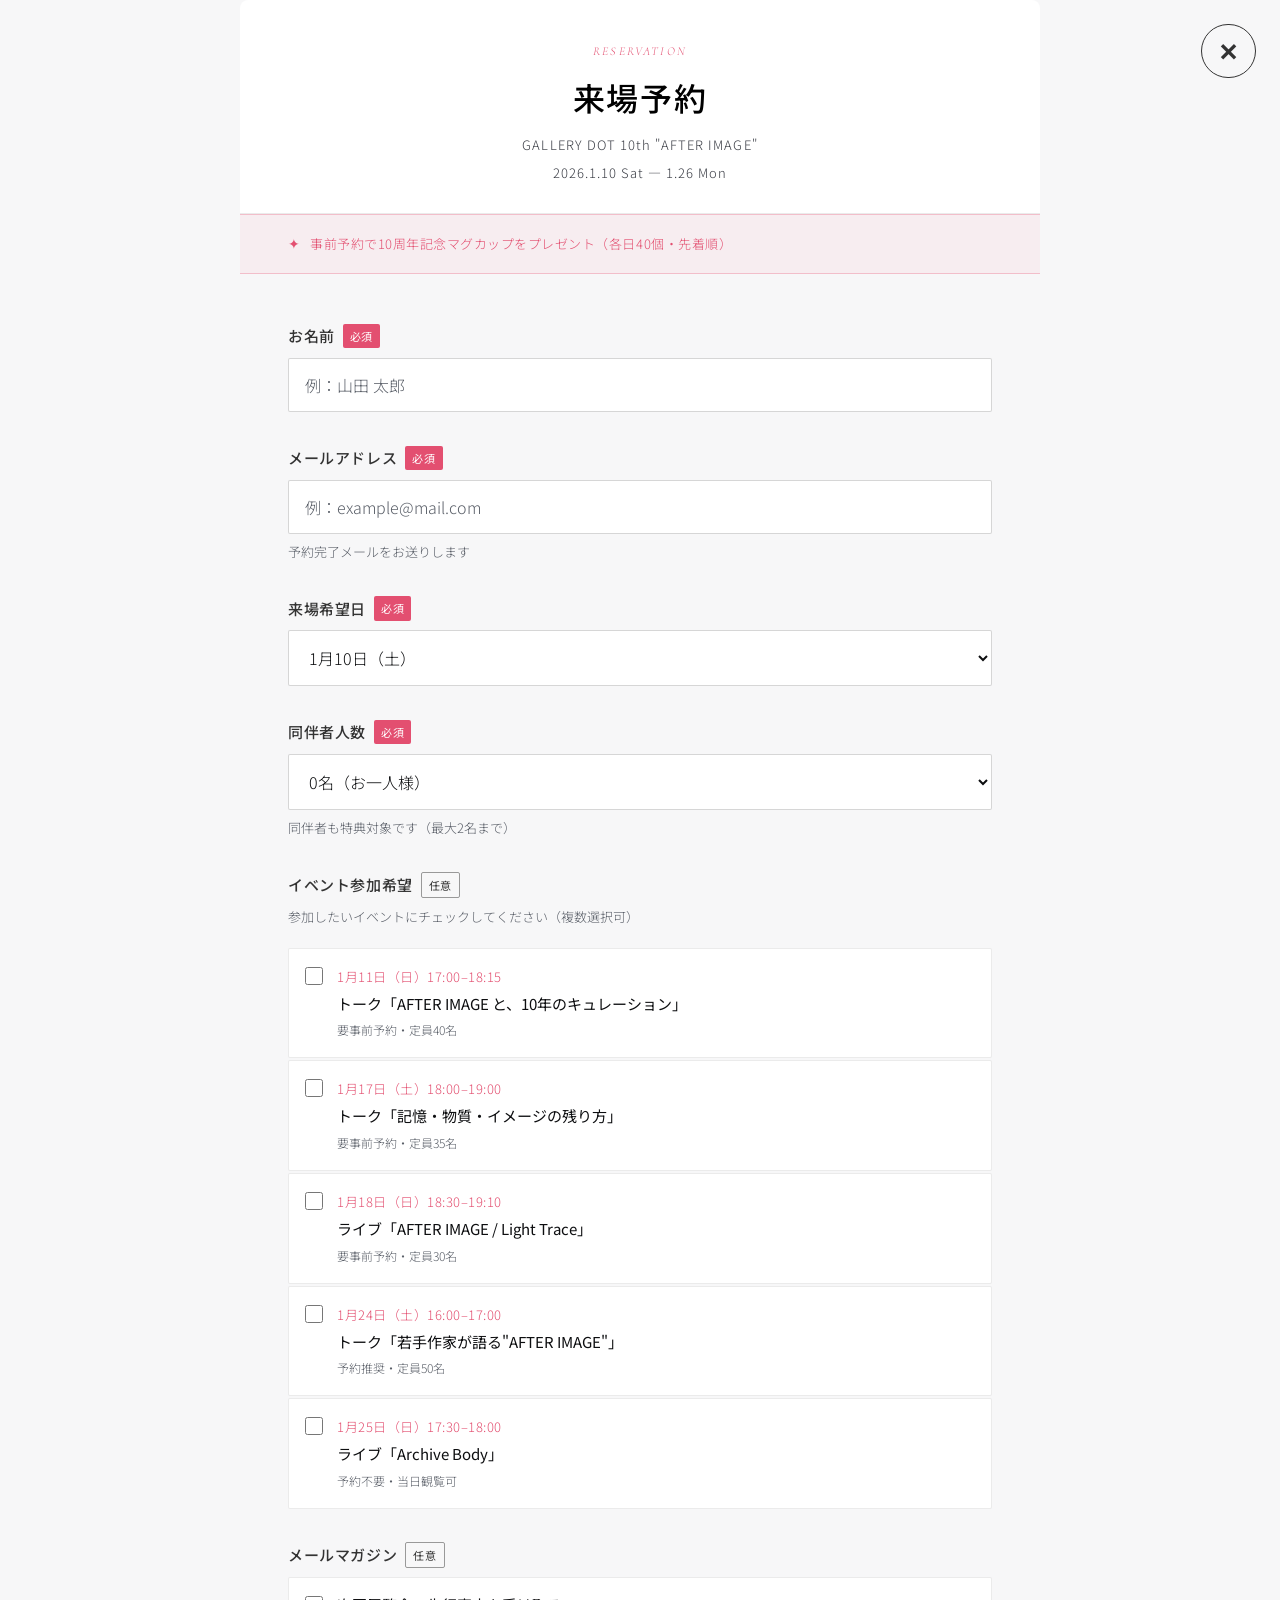
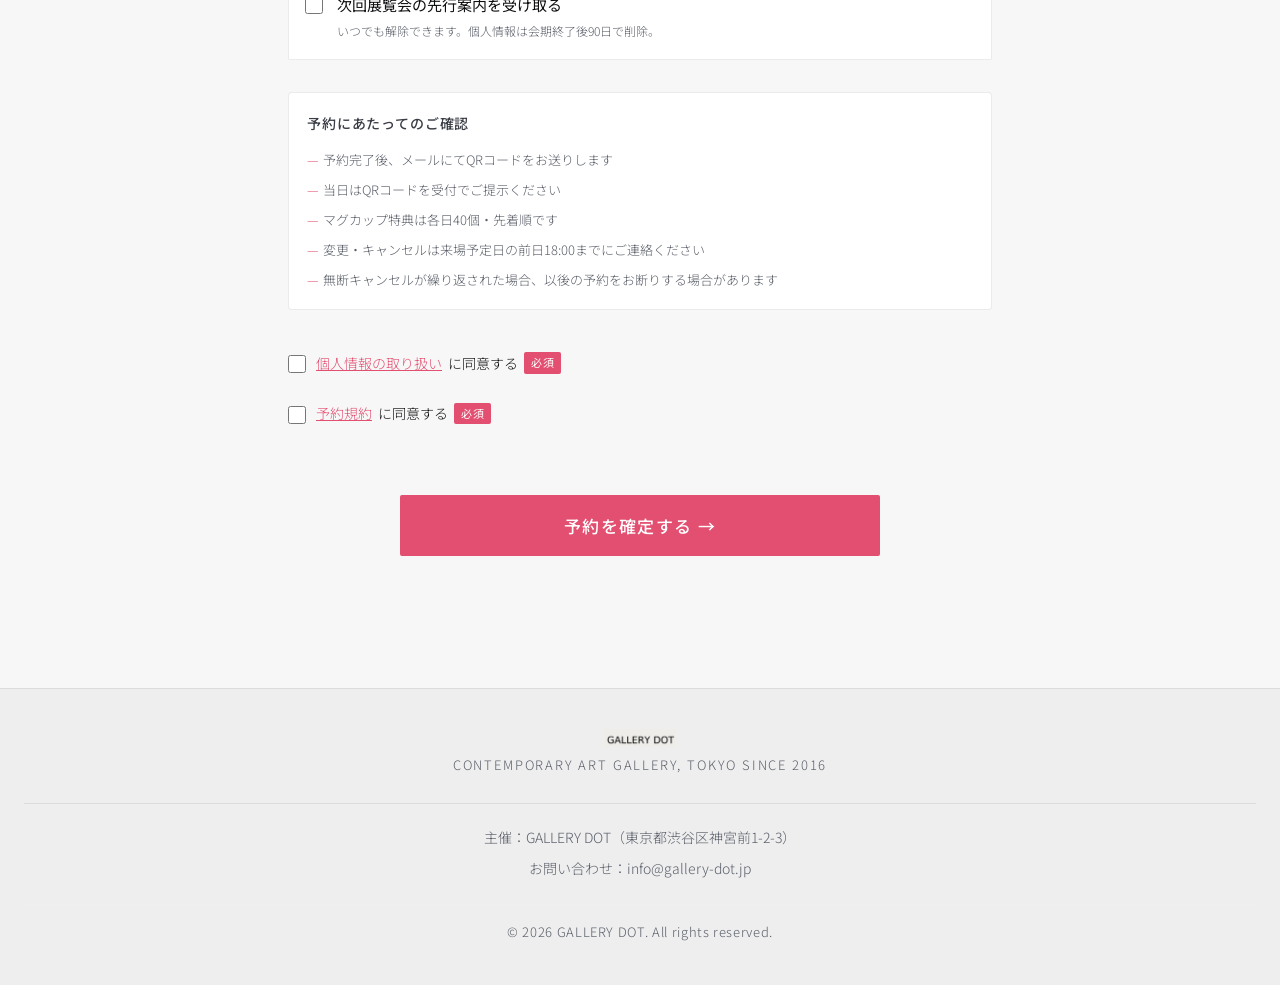
<file: reservation.html>
<!DOCTYPE html>
<html lang="ja">
<head>
<meta charset="UTF-8">
<meta name="viewport" content="width=device-width, initial-scale=1.0, maximum-scale=1.0">
<title>来場予約 | GALLERY DOT 10th "AFTER IMAGE"</title>
<meta name="description" content="GALLERY DOT 10周年記念展「AFTER IMAGE」の来場予約フォームです。事前予約で限定マグカップをプレゼント。">
<link rel="icon" href="favicon.ico">
<link rel="icon" type="image/png" sizes="32x32" href="favicon-32x32.png">
<link rel="icon" type="image/png" sizes="16x16" href="favicon-16x16.png">
<link rel="apple-touch-icon" href="apple-touch-icon.png">
<link rel="manifest" href="site.webmanifest">
<link rel="preconnect" href="https://fonts.googleapis.com">
<link href="https://fonts.googleapis.com/css2?family=Cormorant:ital,wght@0,300;0,400;1,300;1,400&family=Noto+Sans+JP:wght@300;400;500&display=swap" rel="stylesheet">
<link rel="stylesheet" href="style.css">
<link rel="stylesheet" href="reservation.css">
</head>
<body>

<!-- 閉じるボタン -->
<a href="index.html" class="rsv-close">✕</a>

<!-- ヘッダー -->
<section class="rsv-hero">
  <p class="rsv-label">Reservation</p>
  <h1 class="rsv-h1">来場予約</h1>
  <p class="rsv-sub">GALLERY DOT 10th "AFTER IMAGE"</p>
  <p class="rsv-date">2026.1.10 Sat — 1.26 Mon</p>
</section>

<!-- 特典バナー -->
<div class="rsv-gift-bar">
  <span class="rsv-gift-icon">✦</span>
  <p class="rsv-gift-txt">事前予約で10周年記念マグカップをプレゼント（各日40個・先着順）</p>
</div>

<!-- フォーム -->
<section class="rsv-form-sec">
  <form class="rsv-form" onsubmit="handleSubmit(event); return false;" novalidate>

    <!-- お名前 -->
    <div class="rsv-field">
      <label class="rsv-lbl">お名前 <span class="rsv-req">必須</span></label>
      <input type="text" name="name" class="rsv-input" placeholder="例：山田 太郎" required>
    </div>

    <!-- メールアドレス -->
    <div class="rsv-field">
      <label class="rsv-lbl">メールアドレス <span class="rsv-req">必須</span></label>
      <input type="email" name="email" class="rsv-input" placeholder="例：example@mail.com" required>
      <p class="rsv-hint">予約完了メールをお送りします</p>
    </div>

    <!-- 来場希望日 -->
    <div class="rsv-field">
      <label class="rsv-lbl">来場希望日 <span class="rsv-req">必須</span></label>
      <select name="date" class="rsv-select" required>
        <option value="0110">1月10日（土）</option>
        <option value="0111">1月11日（日）</option>
        <option value="0112">1月12日（月）</option>
        <option value="0114">1月14日（水）</option>
        <option value="0115">1月15日（木）</option>
        <option value="0116">1月16日（金）</option>
        <option value="0117">1月17日（土）</option>
        <option value="0118">1月18日（日）</option>
        <option value="0119">1月19日（月）</option>
        <option value="0121">1月21日（水）</option>
        <option value="0122">1月22日（木）</option>
        <option value="0123">1月23日（金）</option>
        <option value="0124">1月24日（土）</option>
        <option value="0125">1月25日（日）</option>
        <option value="0126">1月26日（月）</option>
      </select>
    </div>

    <!-- 同伴者人数 -->
    <div class="rsv-field">
      <label class="rsv-lbl">同伴者人数 <span class="rsv-req">必須</span></label>
      <select name="companions" class="rsv-select" required>
        <option value="0">0名（お一人様）</option>
        <option value="1">1名</option>
        <option value="2">2名</option>
      </select>
      <p class="rsv-hint">同伴者も特典対象です（最大2名まで）</p>
    </div>

    <!-- イベント参加希望 -->
    <div class="rsv-field">
      <label class="rsv-lbl">イベント参加希望 <span class="rsv-opt">任意</span></label>
      <p class="rsv-hint" style="margin-bottom:12px;">参加したいイベントにチェックしてください（複数選択可）</p>

      <div class="rsv-check-list">
        <label class="rsv-check-row">
          <input type="checkbox" class="rsv-checkbox" value="1111">
          <div class="rsv-check-body">
            <p class="rsv-check-date">1月11日（日）17:00–18:15</p>
            <p class="rsv-check-title">トーク「AFTER IMAGE と、10年のキュレーション」</p>
            <p class="rsv-check-note">要事前予約・定員40名</p>
          </div>
        </label>

        <label class="rsv-check-row">
          <input type="checkbox" class="rsv-checkbox" value="1117">
          <div class="rsv-check-body">
            <p class="rsv-check-date">1月17日（土）18:00–19:00</p>
            <p class="rsv-check-title">トーク「記憶・物質・イメージの残り方」</p>
            <p class="rsv-check-note">要事前予約・定員35名</p>
          </div>
        </label>

        <label class="rsv-check-row">
          <input type="checkbox" class="rsv-checkbox" value="1118">
          <div class="rsv-check-body">
            <p class="rsv-check-date">1月18日（日）18:30–19:10</p>
            <p class="rsv-check-title">ライブ「AFTER IMAGE / Light Trace」</p>
            <p class="rsv-check-note">要事前予約・定員30名</p>
          </div>
        </label>

        <label class="rsv-check-row">
          <input type="checkbox" class="rsv-checkbox" value="1124">
          <div class="rsv-check-body">
            <p class="rsv-check-date">1月24日（土）16:00–17:00</p>
            <p class="rsv-check-title">トーク「若手作家が語る"AFTER IMAGE"」</p>
            <p class="rsv-check-note">予約推奨・定員50名</p>
          </div>
        </label>

        <label class="rsv-check-row">
          <input type="checkbox" class="rsv-checkbox" value="1125">
          <div class="rsv-check-body">
            <p class="rsv-check-date">1月25日（日）17:30–18:00</p>
            <p class="rsv-check-title">ライブ「Archive Body」</p>
            <p class="rsv-check-note">予約不要・当日観覧可</p>
          </div>
        </label>
      </div>
    </div>

    <!-- メールマガジン -->
    <div class="rsv-field">
      <label class="rsv-lbl">メールマガジン <span class="rsv-opt">任意</span></label>
      <label class="rsv-check-row">
        <input type="checkbox" class="rsv-checkbox" value="mail">
        <div class="rsv-check-body">
          <p class="rsv-check-title">次回展覧会の先行案内を受け取る</p>
          <p class="rsv-check-note">いつでも解除できます。個人情報は会期終了後90日で削除。</p>
        </div>
      </label>
    </div>

    <!-- 注意事項 -->
    <div class="rsv-notes">
      <p class="rsv-notes-head">予約にあたってのご確認</p>
      <ul class="rsv-notes-list">
        <li>予約完了後、メールにてQRコードをお送りします</li>
        <li>当日はQRコードを受付でご提示ください</li>
        <li>マグカップ特典は各日40個・先着順です</li>
        <li>変更・キャンセルは来場予定日の前日18:00までにご連絡ください</li>
        <li>無断キャンセルが繰り返された場合、以後の予約をお断りする場合があります</li>
      </ul>
    </div>

    <!-- 同意チェックボックス -->
    <div class="rsv-field">
      <label class="rsv-agree-row">
        <input type="checkbox" class="rsv-checkbox" id="agreePrivacy">
        <span class="rsv-agree-txt"><a href="#" class="rsv-agree-link">個人情報の取り扱い</a>に同意する <span class="rsv-req">必須</span></span>
      </label>
      <label class="rsv-agree-row">
        <input type="checkbox" class="rsv-checkbox" id="agreeTerms">
        <span class="rsv-agree-txt"><a href="#" class="rsv-agree-link">予約規約</a>に同意する <span class="rsv-req">必須</span></span>
      </label>
      <p class="rsv-error" id="agreeError"></p>
    </div>

    <!-- 送信ボタン -->
    <button type="button" class="rsv-submit" onclick="handleSubmit(event)">
      予約を確定する →
    </button>

  </form>
</section>

<!-- フッター -->
<footer class="footer">
  <img src="images/gallery_dot_logo.png" alt="GALLERY DOT" class="footer-logo">
  <p class="footer-tag">Contemporary Art Gallery, Tokyo since 2016</p>
  <div class="footer-info">
    主催：GALLERY DOT（東京都渋谷区神宮前1-2-3）<br>
    お問い合わせ：<a href="mailto:info@gallery-dot.jp">info@gallery-dot.jp</a>
  </div>
  <p class="footer-copy">© 2026 GALLERY DOT. All rights reserved.</p>
</footer>
<script src="reservation.js"></script>
</body>
</html>
</file>
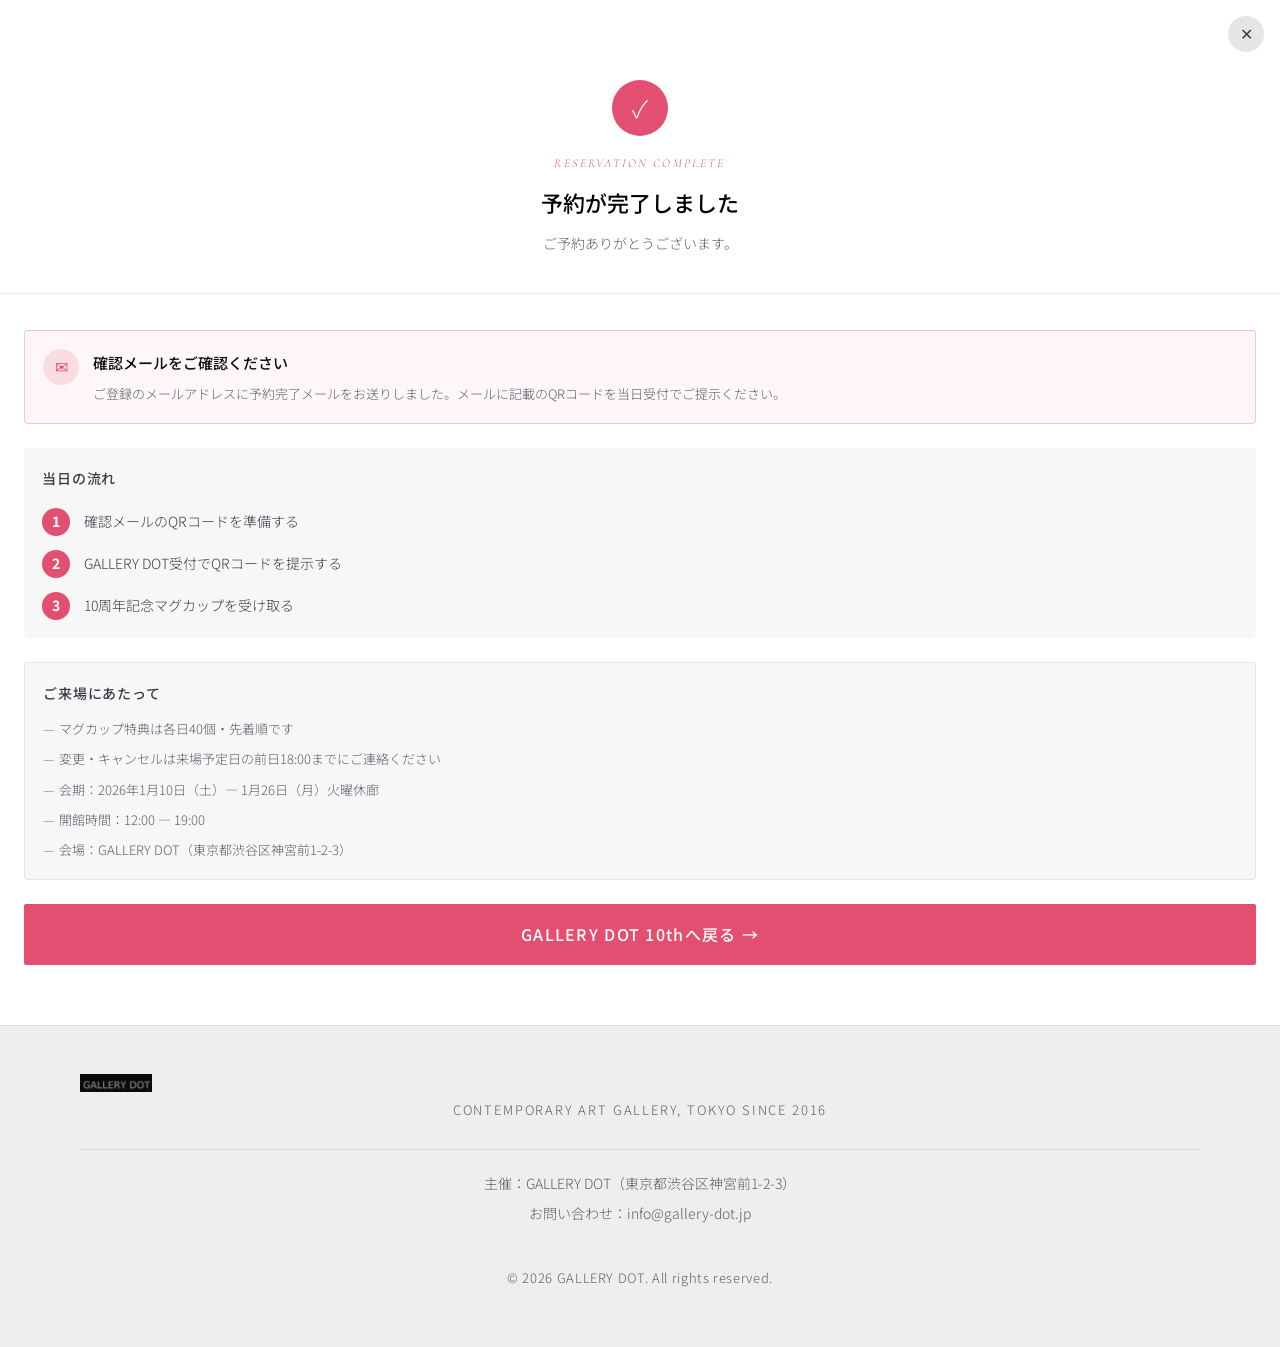
<file: thanks.html>
<!DOCTYPE html>
<html lang="ja">
<head>
<meta charset="UTF-8">
<meta name="viewport" content="width=device-width, initial-scale=1.0, maximum-scale=1.0">
<title>予約完了 | GALLERY DOT 10th "AFTER IMAGE"</title>
<link rel="icon" href="favicon.ico">
<link rel="icon" type="image/png" sizes="32x32" href="favicon-32x32.png">
<link rel="icon" type="image/png" sizes="16x16" href="favicon-16x16.png">
<link rel="apple-touch-icon" href="apple-touch-icon.png">
<link rel="manifest" href="site.webmanifest">
<link rel="preconnect" href="https://fonts.googleapis.com">
<link href="https://fonts.googleapis.com/css2?family=Cormorant:ital,wght@0,300;0,400;1,300;1,400&family=Noto+Sans+JP:wght@300;400;500&display=swap" rel="stylesheet">
<link rel="stylesheet" href="style.css">
<link rel="stylesheet" href="thanks.css">
</head>
<body>

<!-- NAV -->
<!-- 閉じるボタン -->
<a href="index.html" class="rsv-close">✕</a>

<!-- 完了メッセージ -->
<section class="thanks-hero">
  <div class="thanks-icon">✓</div>
  <p class="thanks-label">Reservation Complete</p>
  <h1 class="thanks-h1">予約が完了しました</h1>
  <p class="thanks-sub">ご予約ありがとうございます。</p>
</section>

<!-- 予約内容 -->
<section class="thanks-sec">

  <!-- QR案内 -->
  <div class="thanks-qr-block">
    <div class="thanks-qr-icon">✉</div>
    <div class="thanks-qr-body">
      <p class="thanks-qr-title">確認メールをご確認ください</p>
      <p class="thanks-qr-txt">ご登録のメールアドレスに予約完了メールをお送りしました。メールに記載のQRコードを当日受付でご提示ください。</p>
    </div>
  </div>

  <!-- 当日の流れ -->
  <div class="thanks-steps">
    <p class="thanks-steps-head">当日の流れ</p>
    <div class="thanks-step-list">
      <div class="thanks-step">
        <span class="thanks-step-num">1</span>
        <p class="thanks-step-txt">確認メールのQRコードを準備する</p>
      </div>
      <div class="thanks-step">
        <span class="thanks-step-num">2</span>
        <p class="thanks-step-txt">GALLERY DOT受付でQRコードを提示する</p>
      </div>
      <div class="thanks-step">
        <span class="thanks-step-num">3</span>
        <p class="thanks-step-txt">10周年記念マグカップを受け取る</p>
      </div>
    </div>
  </div>

  <!-- 注意事項 -->
  <div class="thanks-notes">
    <p class="thanks-notes-head">ご来場にあたって</p>
    <ul class="thanks-notes-list">
      <li>マグカップ特典は各日40個・先着順です</li>
      <li>変更・キャンセルは来場予定日の前日18:00までにご連絡ください</li>
      <li>会期：2026年1月10日（土）— 1月26日（月）火曜休廊</li>
      <li>開館時間：12:00 — 19:00</li>
      <li>会場：GALLERY DOT（東京都渋谷区神宮前1-2-3）</li>
    </ul>
  </div>

  <!-- ボタン -->
  <a href="index.html" class="thanks-btn">
    GALLERY DOT 10thへ戻る →
  </a>

</section>

<!-- フッター -->
<footer class="footer">
  <img src="images/gallery_dot_logo.png" alt="GALLERY DOT" class="footer-logo">
  <p class="footer-tag">Contemporary Art Gallery, Tokyo since 2016</p>
  <div class="footer-info">
    主催：GALLERY DOT（東京都渋谷区神宮前1-2-3）<br>
    お問い合わせ：<a href="mailto:info@gallery-dot.jp">info@gallery-dot.jp</a>
  </div>
  <p class="footer-copy">© 2026 GALLERY DOT. All rights reserved.</p>
</footer>

</body>
</html>
</file>
<file: style.css>
:root {
  --ink:#111216; --ink2:#18191f; --slate:#5A5F68;
  --mist:#F7F7F8; --mist2:#EEEEEF;
  --magenta:#E34F70; --aqua:#3AA7C9;
  --t1:#F0F0F2; --t2:#A8ABB4; --t3:#5A5F68;
  --lt1:#0D0E10; --lt2:#3A3D45; --lt3:#5A5F68;
  --bd:rgba(255,255,255,0.07); --bd2:rgba(255,255,255,0.13);
  --lbd:rgba(0,0,0,0.08); --lbd2:rgba(0,0,0,0.16);
  --ff-d:'Cormorant','Georgia',serif;
  --ff-b:'Noto Sans JP',sans-serif;
}
*,*::before,*::after{box-sizing:border-box;margin:0;padding:0;}
html,body{margin:0;padding:0;width:100%;}
html{scroll-behavior:smooth;-webkit-tap-highlight-color:transparent;background:#111216;overflow-y:scroll;}
html::-webkit-scrollbar{display:none;}
html{-ms-overflow-style:none;scrollbar-width:none;}
body{background:var(--ink);color:var(--t1);font-family:var(--ff-b);font-weight:300;font-size:16px;line-height:1.85;max-width:430px;margin:0 auto;overflow-x:hidden;}
img{display:block;width:100%;height:auto;}
a{color:inherit;text-decoration:none;}

/* HERO */
.hero{position:relative;min-height:100vh;min-height:100svh;display:flex;flex-direction:column;justify-content:flex-end;padding-bottom:64px;overflow:hidden;}
.hero-bg{position:absolute;inset:0;z-index:0;background:#080a0c;}
.hero-bg img{position:absolute;inset:0;width:100%;height:100%;object-fit:cover;object-position:20% center;opacity:0;transition:opacity 1.5s ease;}
.hero-bg img.active{opacity:.9;}

/* カップ画像フェードイン */
.gift-img{transition:opacity .8s ease, transform .8s ease;}
.gift-img.fade-hidden{opacity:0;transform:translateY(24px);}
.hero-ov{position:absolute;inset:0;z-index:1;background:linear-gradient(to bottom,rgba(11,12,16,.1) 0%,rgba(11,12,16,.05) 30%,rgba(11,12,16,.55) 60%,rgba(11,12,16,.95) 85%,rgba(11,12,16,1) 100%);}
.hero-content{position:relative;z-index:2;padding:80px 24px 0;}
.hero-eye{font-size:16px;letter-spacing:.14em;color:var(--magenta);text-transform:uppercase;margin-bottom:18px;display:flex;align-items:center;gap:10px;}
.hero-eye::before{content:'';display:block;width:20px;height:1px;background:var(--magenta);}
.hero-h1{font-family:var(--ff-d);font-weight:300;font-size:62px;letter-spacing:.03em;line-height:.92;color:var(--t1);margin-bottom:6px;}
.hero-h1 em{font-style:italic;color:var(--magenta);}
.hero-sub{font-family:var(--ff-d);font-size:32px;letter-spacing:.6em;color:var(--t1);font-weight:300;margin-bottom:28px;font-style:italic;opacity:.6;text-indent:.6em;}
.hero-date{font-size:16px;letter-spacing:.08em;color:var(--t2);margin-bottom:4px;}
.hero-date strong{color:var(--t1);font-weight:400;}
.hero-venue{font-size:16px;letter-spacing:.06em;color:var(--t3);margin-bottom:32px;}
.cta-stack{display:flex;flex-direction:column;gap:10px;}
.btn-p{display:flex;align-items:center;justify-content:center;gap:8px;background:transparent;color:var(--magenta);font-size:16px;letter-spacing:.08em;font-weight:500;text-transform:uppercase;padding:15px;border-radius:2px;border:1.5px solid var(--magenta);}
.btn-p:active{background:rgba(227,79,112,.1);}
.btn-s{display:flex;align-items:center;justify-content:center;border:0.5px solid var(--bd2);color:var(--t2);font-size:16px;letter-spacing:.08em;text-transform:uppercase;padding:14px;border-radius:2px;}
.hero-scroll{position:absolute;bottom:14px;left:0;right:0;z-index:3;display:flex;justify-content:center;opacity:.28;}
.scroll-line{width:1px;height:36px;background:linear-gradient(to bottom,transparent,var(--t2));animation:sDown 2.2s ease-in-out infinite;}
@keyframes sDown{0%{transform:scaleY(0);transform-origin:top;}50%{transform:scaleY(1);transform-origin:top;}51%{transform:scaleY(1);transform-origin:bottom;}100%{transform:scaleY(0);transform-origin:bottom;}}
@keyframes fUp{from{opacity:0;transform:translateY(16px);}to{opacity:1;transform:translateY(0);}}
.hero-content>*{opacity:0;animation:fUp .85s ease-out forwards;}
.hero-eye{animation-delay:.15s;}.hero-h1{animation-delay:.3s;}.hero-sub{animation-delay:.42s;}.hero-date{animation-delay:.52s;}.hero-venue{animation-delay:.57s;}.cta-stack{animation-delay:.68s;}

/* A-2: 条件テキスト */
.hero-condition {
  font-size: 13px;
  color: var(--t3);
  text-align: center;
  margin-top: 8px;
  letter-spacing: .04em;
}

/* SECTION */
.sec{padding:60px 24px;}
.sec-alt{background:var(--ink2);}
.sec-light{background:var(--mist);color:var(--lt1);}
.sec-light .slabel{color:var(--magenta);}
.sec-light .sec-h{color:var(--lt1);}
.slabel{display:block;font-family:var(--ff-d);font-style:italic;font-size:13px;letter-spacing:.18em;color:var(--magenta);text-transform:uppercase;margin-bottom:12px;}
.sec-h{font-family:var(--ff-d);font-weight:300;font-size:30px;line-height:1.2;color:var(--t1);margin-bottom:20px;}
.divider{width:28px;height:1px;background:var(--magenta);margin:18px 0;}

/* GIFT (light) */
.gift-badge{display:inline-flex;align-items:center;gap:6px;border:0.5px solid var(--magenta);padding:5px 14px;border-radius:2px;font-size:14px;letter-spacing:.1em;color:var(--magenta);text-transform:uppercase;margin-bottom:20px;}
.gift-h{font-family:var(--ff-d);font-size:28px;font-weight:300;line-height:1.3;color:var(--lt1);margin-bottom:5px;}
.gift-sub{font-size:16px;letter-spacing:.12em;color:var(--lt3);margin-bottom:22px;white-space:nowrap;}
.gift-img{width:100%;aspect-ratio:16/10;border-radius:3px;overflow:hidden;margin-bottom:22px;}
.gift-img img{width:100%;height:100%;object-fit:cover;object-position:center;}
.gift-appeal{margin-bottom:20px;display:flex;flex-direction:column;gap:10px;}
.gift-appeal-row{display:flex;align-items:flex-start;gap:12px;padding:14px 16px;background:#fff;border-radius:3px;border-left:2px solid var(--magenta);box-shadow:0 1px 4px rgba(0,0,0,.06);}
.gift-appeal-icon{font-size:16px;flex-shrink:0;margin-top:2px;}
.gift-appeal-text{font-size:16px;color:var(--lt2);line-height:1.7;}
.gift-appeal-text strong{color:var(--lt1);font-weight:500;}
.gift-box{background:rgba(227,79,112,.07);border:0.5px solid rgba(227,79,112,.3);border-radius:4px;padding:18px;margin-bottom:14px;}
.gift-box-head{font-size:16px;letter-spacing:.08em;color:var(--magenta);margin-bottom:12px;display:flex;align-items:center;gap:8px;font-weight:500;}
.gift-box-head::before{content:'!';width:22px;height:22px;border-radius:50%;background:var(--magenta);color:#fff;font-size:13px;font-weight:700;display:flex;align-items:center;justify-content:center;flex-shrink:0;}
.gift-list{list-style:none;display:flex;flex-direction:column;gap:9px;}
.gift-list li{font-size:16px;color:var(--lt2);padding-left:18px;position:relative;line-height:1.7;}
.gift-list li::before{content:'—';position:absolute;left:0;color:var(--magenta);top:2px;}
.gift-note{font-size:16px;color:var(--lt3);line-height:1.85;}

/* C-1: STEP図 */
.gift-steps {
  display: flex;
  align-items: flex-start;
  justify-content: space-between;
  margin-bottom: 24px;
  padding: 16px;
  background: #fff;
  border-radius: 4px;
}
.gift-step {
  display: flex;
  flex-direction: column;
  align-items: center;
  justify-content: flex-start;
  gap: 6px;
  width: calc((100% - 48px) / 3);
  min-height: 70px;
}
.gift-step-num {
  width: 28px;
  height: 28px;
  border-radius: 50%;
  background: var(--magenta);
  color: #fff;
  font-size: 14px;
  font-weight: 700;
  display: flex;
  align-items: center;
  justify-content: center;
}
.gift-step-txt {
  font-size: 11px;
  color: var(--lt2);
  text-align: center;
  line-height: 1.5;
  word-break: keep-all;
}
.gift-step-arrow {
  font-size: 16px;
  color: var(--magenta);
  flex-shrink: 0;
  margin-top: 6px;
}

/* CONCEPT */
.concept{position:relative;overflow:hidden;}
.concept::before{content:'AFTER IMAGE';position:absolute;top:14px;right:-20px;font-family:var(--ff-d);font-size:74px;font-weight:300;color:rgba(227,79,112,.04);white-space:nowrap;pointer-events:none;z-index:0;}
.concept-body{font-family:var(--ff-d);font-size:20px;font-weight:300;line-height:2.05;color:var(--t2);margin-bottom:22px;position:relative;z-index:1;}
.concept-body em{font-style:italic;color:var(--t1);}
.concept-body em:not([class]){font-size:inherit;vertical-align:baseline;}
.concept-num-inline{font-size:36px;vertical-align:baseline;}
.gift-num{font-size:46px;vertical-align:baseline;font-family:var(--ff-d);font-style:italic;}
.concept-note{font-size:16px;color:var(--t3);line-height:2.0;}
.concept-num{margin-top:36px;display:flex;align-items:center;gap:10px;}
.concept-n{font-family:var(--ff-d);font-size:70px;font-weight:300;color:var(--magenta);line-height:1;opacity:.5;overflow:visible;display:block;min-width:80px;}
.concept-nt{font-size:16px;letter-spacing:.12em;text-transform:uppercase;color:var(--t3);line-height:1.8;}

/* ARTISTS */
.artists{padding:60px 0;}
.artists-hd{padding:0 24px;margin-bottom:28px;}
.a-list{padding:0 24px;display:flex;flex-direction:column;gap:2px;}
.a-card{display:grid;grid-template-columns:1fr;background:var(--ink2);border-radius:2px;overflow:hidden;}
.a-img{width:100%;height:200px;overflow:hidden;flex-shrink:0;}
.a-img img{width:100%;height:100%;object-fit:cover;}
.a-body{padding:14px 15px;display:flex;flex-direction:column;justify-content:center;gap:4px;}
.a-name{font-size:17px;font-weight:400;color:var(--t1);letter-spacing:.04em;}
.a-en{font-family:var(--ff-d);font-size:14px;font-style:italic;color:var(--t3);}
.a-med{font-size:13px;letter-spacing:.08em;color:var(--aqua);text-transform:uppercase;margin-top:4px;}
.a-work{font-family:var(--ff-d);font-size:13px;font-style:italic;color:var(--t3);margin-top:1px;}
.a-inq{display:inline-flex;align-items:center;gap:5px;margin-top:8px;font-size:13px;letter-spacing:.06em;color:var(--magenta);border:0.5px solid rgba(227,79,112,.4);padding:5px 10px;border-radius:2px;transition:background .2s;align-self:flex-start;}
.a-inq:active{background:rgba(227,79,112,.12);}
.a-note{font-size:16px;color:var(--t3);padding:16px 24px 0;line-height:1.85;}

/* TIMELINE */
.tl-list{position:relative;margin-top:28px;}
.tl-list::before{content:'';position:absolute;top:8px;bottom:0;left:44px;width:0.5px;background:var(--bd);}
.tl-row{display:grid;grid-template-columns:56px 1fr;gap:14px;margin-bottom:24px;position:relative;}
.tl-row:last-child{margin-bottom:0;}
.tl-yr{font-family:var(--ff-d);font-size:16px;font-weight:400;color:var(--magenta);letter-spacing:.04em;text-align:right;padding-top:2px;position:relative;}
.tl-yr::after{content:'';position:absolute;right:-19px;top:8px;width:6px;height:6px;border-radius:50%;background:var(--bd2);border:0.5px solid var(--slate);display:none;}
.tl-row.hl .tl-yr::after{background:var(--magenta);border-color:var(--magenta);box-shadow:0 0 7px rgba(227,79,112,.5);}
.tl-txt{font-size:16px;color:var(--t2);line-height:1.85;padding-top:1px;}
.tl-tag{display:inline-block;font-size:13px;letter-spacing:.06em;color:var(--aqua);border:0.5px solid rgba(58,167,201,.4);padding:2px 8px;border-radius:2px;margin-top:5px;}

/* イベントカード画像 */
.ev-img{width:100%;aspect-ratio:16/9;overflow:hidden;border-radius:2px;margin-bottom:14px;}
.ev-img img{width:100%;height:100%;object-fit:cover;}

/* EVENTS (light) */
.ev-card{background:#fff;padding:20px;border-radius:3px;box-shadow:0 1px 4px rgba(0,0,0,.07);}
.ev-type{font-size:17px;letter-spacing:.04em;text-transform:none;margin-bottom:8px;font-weight:500;}
.ev-type.talk{color:var(--aqua);}
.ev-type.live{color:var(--magenta);}
.ev-title{font-family:var(--ff-d);font-size:20px;font-weight:400;line-height:1.4;color:var(--lt1);margin-bottom:10px;}
.ev-meta{display:flex;flex-direction:column;gap:4px;margin-bottom:12px;}
.ev-row{display:flex;gap:10px;font-size:16px;color:var(--lt3);}
.ev-row b{color:var(--lt2);font-weight:500;min-width:32px;}
.ev-speakers{font-size:16px;color:var(--lt2);line-height:1.85;border-top:0.5px solid var(--lbd);padding-top:10px;}
.ev-chip{display:inline-flex;align-items:center;gap:5px;margin-top:12px;font-size:14px;letter-spacing:.06em;text-transform:uppercase;color:var(--aqua);border:0.5px solid rgba(58,167,201,.5);padding:7px 14px;border-radius:2px;}
.ev-free{font-size:16px;color:var(--lt3);margin-top:10px;}

/* INFO */
.info-grid{margin-top:24px;display:flex;flex-direction:column;}
.info-row{display:grid;grid-template-columns:68px 1fr;gap:14px;padding:16px 0;border-bottom:0.5px solid var(--bd);}
.info-row:first-child{border-top:0.5px solid var(--bd);}
.info-lbl{font-size:14px;letter-spacing:.1em;color:var(--t2);text-transform:uppercase;padding-top:2px;}
.info-val{font-size:17px;color:var(--t1);line-height:1.85;}
.info-val strong{color:var(--t1);font-weight:500;}
.gallery-imgs-wrap{overflow:hidden;width:100%;aspect-ratio:4/3;}
.gallery-single-img{width:100%;height:100%;object-fit:cover;object-position:25% center;display:block;}

/* CTA BANNER */
.cta-banner{padding:64px 24px;text-align:center;position:relative;overflow:hidden;border-top:0.5px solid var(--bd);}
.cta-banner::before{content:'';position:absolute;top:-60%;left:50%;transform:translateX(-50%);width:280px;height:280px;background:radial-gradient(circle,rgba(227,79,112,.09) 0%,transparent 70%);pointer-events:none;}
.cta-h{font-family:var(--ff-d);font-size:40px;font-weight:300;line-height:1.15;margin-bottom:8px;}
.cta-h em{font-style:italic;color:var(--magenta);}
.cta-body{font-size:16px;color:var(--t3);margin-bottom:30px;line-height:2.0;}
.cta-note{font-size:16px;color:var(--t3);margin-top:14px;line-height:1.85;}

/* A-3: 安心コピー */
.cta-reassure {
  font-size: 14px;
  color: var(--t3);
  margin-top: 10px;
  line-height: 1.8;
  text-align: center;
}

.mail-block{margin-top:28px;border:0.5px solid rgba(227,79,112,.35);border-radius:4px;padding:20px;background:rgba(227,79,112,.05);text-align:left;}
.mail-block-head{display:flex;align-items:center;gap:10px;margin-bottom:8px;}
.mail-icon{width:36px;height:36px;border-radius:50%;background:rgba(227,79,112,.18);color:var(--magenta);display:flex;align-items:center;justify-content:center;font-size:16px;flex-shrink:0;}
.mail-title{font-size:16px;font-weight:500;color:var(--t1);}
.mail-desc{font-size:16px;color:var(--t3);line-height:1.8;margin-bottom:16px;}
.mail-btn{display:flex;align-items:center;justify-content:center;gap:6px;background:var(--magenta);color:#fff;font-size:16px;letter-spacing:.08em;font-weight:500;padding:14px;border-radius:2px;text-transform:uppercase;}
.mail-btn:active{opacity:.8;}
.mail-note{font-size:14px;color:var(--t3);margin-top:10px;text-align:center;}

/* FAQ (light) */
.faq-list{margin-top:24px;}
.faq-item{border-bottom:0.5px solid var(--lbd);}
.faq-q{width:100%;display:flex;justify-content:space-between;align-items:flex-start;gap:12px;padding:18px 0;text-align:left;font-size:16px;color:var(--lt2);line-height:1.65;cursor:pointer;background:none;border:none;font-family:var(--ff-b);}
.faq-icon{flex-shrink:0;width:24px;height:24px;border:0.5px solid var(--lbd2);border-radius:50%;display:flex;align-items:center;justify-content:center;font-size:16px;color:var(--lt3);margin-top:2px;transition:all .2s;font-family:monospace;line-height:1;}
.faq-item.on .faq-icon{background:var(--magenta);border-color:var(--magenta);color:#fff;transform:rotate(45deg);}
.faq-a{font-size:16px;color:var(--lt3);line-height:1.9;padding-bottom:18px;display:none;}
.faq-item.on .faq-a{display:block;}

/* LEAD */
.lead-list{margin-top:24px;display:flex;flex-direction:column;gap:10px;}
.lead-card{display:flex;align-items:center;gap:15px;padding:18px;background:var(--ink2);border:0.5px solid var(--bd);border-radius:4px;}
.lead-icon{width:40px;height:40px;border-radius:50%;display:flex;align-items:center;justify-content:center;font-size:17px;flex-shrink:0;}
.li-mail{background:rgba(227,79,112,.14);color:var(--magenta);}
.li-line{background:rgba(6,199,85,.15);color:#06C755;}
.li-ig{background:rgba(225,48,108,.15);color:#E1306C;}
.li-x{background:rgba(255,255,255,.06);color:#fff;}
.footer-sns{display:flex;gap:12px;margin-top:18px;justify-content:center;}
.footer-sns-icon{width:44px;height:44px;border-radius:50%;display:flex;align-items:center;justify-content:center;font-size:20px;flex-shrink:0;}
.lead-name{font-size:16px;color:var(--t1);font-weight:400;margin-bottom:3px;}
.lead-desc{font-size:14px;color:var(--t3);}
.lead-arr{color:var(--t3);font-size:20px;margin-left:auto;}

/* MINI CTA（アーティスト後・イベント後・FAQ後） */
.mini-cta{
  margin-top:28px;
  padding:22px 20px;
  background:var(--ink);
  border:0.5px solid rgba(227,79,112,.3);
  border-radius:4px;
  display:flex;
  flex-direction:column;
  gap:12px;
  text-align:center;
}
.mini-cta-txt{
  font-size:16px;
  color:var(--t2);
  line-height:1.7;
}
.mini-cta-txt strong{
  display:block;
  font-size:18px;
  color:var(--t1);
  font-weight:400;
  margin-bottom:4px;
  font-family:var(--ff-d);
}
.mini-cta-btn{
  display:flex;align-items:center;justify-content:center;gap:8px;
  background:transparent;color:var(--magenta);
  font-size:16px;letter-spacing:.08em;font-weight:500;
  padding:15px;border-radius:2px;text-transform:uppercase;
  border:1.5px solid var(--magenta);
}
.mini-cta-note{
  font-size:14px;color:var(--t3);
}

/* FOOTER */
.footer{border-top:0.5px solid var(--bd);padding:48px 24px 56px;background:#0d0e10;text-align:center;}
.footer-logo{height:18px;width:auto;margin-bottom:6px;filter:brightness(.6);}
.footer-tag{font-size:13px;letter-spacing:.14em;color:var(--t3);text-transform:uppercase;margin-bottom:26px;}
.footer-info{font-size:14px;color:var(--t3);line-height:2.2;border-top:0.5px solid var(--bd);padding-top:18px;margin-bottom:18px;}
.footer-links{display:flex;flex-direction:column;gap:8px;align-items:center;}
.footer-links a{font-size:13px;color:var(--t3);text-decoration:underline;text-underline-offset:3px;letter-spacing:.05em;}
.footer-copy{font-size:13px;color:var(--t3);letter-spacing:.05em;margin-top:22px;padding-top:14px;border-top:0.5px solid var(--bd);line-height:1.9;}


/* B-2: フッターCTA */
.footer-cta {
  text-align: center;
  padding-bottom: 36px;
  margin-bottom: 36px;
  border-bottom: 0.5px solid var(--bd);
}
.footer-cta-txt {
  font-family: var(--ff-d);
  font-size: 18px;
  font-weight: 300;
  color: var(--t2);
  margin-bottom: 16px;
  letter-spacing: .08em;
}
.footer-cta-btn {
  max-width: 320px;
  margin: 0 auto;
}
.footer-num {
  font-size: 26px;
  vertical-align: baseline;
  font-family: var(--ff-d);
  font-style: italic;
}

/* ===========================
   PC対応（768px以上）
=========================== */
@media (min-width: 768px) {

  /* bodyの幅制限を解除・中央寄せ */
  body {
    max-width: 100%;
    margin: 0 auto;
  }

  /* 全セクション横幅フル・左右に余白 */
  .sec,
  .artists,
  .footer {
    padding-left: 80px;
    padding-right: 80px;
  }



  /* タイムラインはposition:absoluteを使うのでpaddingをリセット */
  #history {
    padding-left: 80px;
    padding-right: 80px;
  }
  #history .tl-list {
    position: relative;
  }

  /* タイムラインの点をPC版で非表示（線だけで十分） */
  .tl-yr::after {
    display: none;
  }

  /* ヒーローはコンテンツだけ中央に */
  .hero-content {
    max-width: 1100px;
    margin: 0 auto;
    padding-left: 80px;
    padding-right: 80px;
  }
  .hero-h1 {
    font-size: 120px;
  }
  .hero-eye {
    font-size: 40px;
  }
  .hero-sub {
    font-size: 54px;
  }
  .hero-date {
    font-size: 40px;
  }
  .hero-venue {
    font-size: 40px;
    display: inline;
  }
  .hero-date + .hero-venue::before {
    content: " ";
  }

  /* CTAボタンをflex横並びに */
  .cta-stack {
    flex-direction: row;
    gap: 16px;
  }

  /* PCでボタン幅を制限・中央寄せ */
  .btn-p {
    max-width: 480px;
    width: 100%;
    margin: 0 auto;
  }
  .footer-cta-btn {
    max-width: 480px;
    margin: 0 auto;
  }
  .mini-cta {
    align-items: center;
    max-width: 560px;
    margin-left: auto;
    margin-right: auto;
  }
  .mini-cta-btn {
    max-width: 480px;
    width: 100%;
  }
  .cta-banner {
    display: flex;
    flex-direction: column;
    align-items: center;
  }

  /* アーティストカード：2カラムグリッド */
  .a-list {
    display: grid;
    grid-template-columns: 1fr 1fr;
    gap: 3px;
    padding: 0;
  }
  .a-card {
    grid-template-columns: 300px 1fr;
  }
  .a-img {
    width: 300px;
    height: 300px;
  }
  .a-body {
    padding: 24px 28px;
  }
  .a-name {
    font-size: 26px;
  }
  .a-en { font-size: 20px; }
  .a-med { font-size: 20px; }
  .a-work { font-size: 20px; }
  .a-inq { font-size: 20px; }

  /* ギャラリーの歩み */
  .tl-yr { font-size: 20px; text-align: center; }
  .tl-txt { font-size: 20px; text-align: center; }
  .tl-tag { font-size: 16px; }

  /* イベント情報 */
  .ev-type { font-size: 20px; text-align: center; }
  .ev-title { font-size: 24px; text-align: center; }
  .ev-row { font-size: 20px; justify-content: center; }
  .ev-speakers { font-size: 20px; text-align: center; }
  .ev-free { font-size: 20px; text-align: center; }
  .ev-chip { font-size: 16px; }

  /* 来場情報 */
  .info-lbl { font-size: 16px; text-align: center; }
  .info-val { font-size: 20px; text-align: center; }

  /* ヒーロー画像：白い線が見えないよう左の作品だけ表示 */
  .hero-bg img {
    object-position: 15% center;
  }
}

/* ===========================
   インラインCSS移行分
=========================== */

/* アーティスト見出し */
.artists-h {
  margin-bottom: 0;
}

/* アーティスト画像のobject-position */
.img-pos-orihara { object-position: 20% center; }
.img-pos-nori    { object-position: center 30%; }
.img-pos-saeki   { object-position: center 20%; }
.img-pos-hanna   { object-position: center 15%; }

/* CTAバナーボタン */
.cta-banner-btn {
  max-width: 320px;
  margin: 0 auto;
}

/* タイムライン内ラッパー */
.tl-inner {
  display: flex;
  flex-direction: column;
  gap: 2px;
}

/* info-val小サイズ */
.info-val-sm {
  font-size: 12px;
}

/* info補足テキスト */
.info-note {
  font-size: 11px;
  color: var(--t3);
}

/* メール問い合わせリンク */
.contact-mail-wrap {
  margin-top: 24px;
  text-align: center;
}
.contact-mail-link {
  font-size: 14px;
  color: var(--aqua);
  text-decoration: underline;
  text-underline-offset: 3px;
}
</file>
<file: reservation.css>
* {
  margin: 0;
  padding: 0;
  box-sizing: border-box;
}

/* ===========================
   reservation.css
   予約フォームページ専用スタイル
   style.cssと併用すること
=========================== */

/* 白地ベース上書き */
html {
  background: #F7F7F8;
  margin: 0;
  padding: 0;
}
body {
  background: #F7F7F8;
  color: var(--lt1);
  margin: 0;
  padding: 0;
  max-width: 100%;
}
.nav {
  background: rgba(255,255,255,0.95);
  border-bottom: 0.5px solid var(--lbd);
}
.nav-btn {
  background: var(--magenta);
  color: #fff;
  font-size: 11px;
}

/* 閉じるボタン */
.rsv-close {
  position: fixed;
  top: 16px;
  right: 16px;
  display: inline-flex;
  align-items: center;
  padding: 4px 12px;
  font-size: 16px;
  font-weight: 700;
  color: #333;
  text-decoration: none;
  border: 1.5px solid #333;
  border-radius: 50px;
  background: transparent;
  z-index: 100;
  letter-spacing: .04em;
}
.rsv-close:active {
  opacity: .7;
}

/* ヒーロー */
.rsv-hero {
  padding: 24px 24px 16px;
  margin-top: 0;
  text-align: center;
  background: #fff;
  border-bottom: 0.5px solid var(--lbd);
  border-radius: 0;
}
.rsv-label {
  font-family: var(--ff-d);
  font-style: italic;
  font-size: 12px;
  letter-spacing: .18em;
  color: var(--magenta);
  text-transform: uppercase;
  margin-bottom: 6px;
}
.rsv-h1 {
  font-family: var(--ff-b);
  font-size: 24px;
  font-weight: 500;
  color: #000;
  margin-bottom: 6px;
  letter-spacing: .05em;
}
.rsv-sub {
  font-family: var(--ff-b);
  font-size: 13px;
  letter-spacing: .08em;
  color: var(--lt2);
  margin-bottom: 4px;
}
.rsv-date {
  font-size: 13px;
  letter-spacing: .08em;
  color: var(--lt2);
}

/* 特典バナー */
.rsv-gift-bar {
  display: flex;
  align-items: center;
  gap: 10px;
  padding: 14px 24px;
  background: #fff;
  border-top: 0.5px solid rgba(227, 79, 112, .3);
}
.rsv-gift-icon {
  color: var(--magenta);
  font-size: 14px;
  flex-shrink: 0;
}
.rsv-gift-txt {
  font-size: 13px;
  color: var(--magenta);
  letter-spacing: .04em;
  line-height: 1.6;
}

/* フォームセクション */
.rsv-form-sec {
  padding: 40px 24px 60px;
  background: #fff;
  margin-bottom: 40px;
}.rsv-form {
  display: flex;
  flex-direction: column;
  gap: 32px;
}

/* フィールド */
.rsv-field {
  display: flex;
  flex-direction: column;
  gap: 8px;
}
.rsv-lbl {
  font-size: 15px;
  font-weight: 500;
  color: var(--lt1);
  letter-spacing: .04em;
  display: flex;
  align-items: center;
  gap: 8px;
}
.rsv-req {
  font-size: 11px;
  color: #fff;
  background: var(--magenta);
  padding: 2px 7px;
  border-radius: 2px;
  font-weight: 400;
  letter-spacing: .06em;
}
.rsv-opt {
  font-size: 11px;
  color: var(--lt3);
  background: var(--mist2);
  border: 0.5px solid var(--lbd);
  padding: 2px 7px;
  border-radius: 2px;
  font-weight: 400;
  letter-spacing: .06em;
}
.rsv-hint {
  font-size: 13px;
  color: var(--lt3);
  line-height: 1.6;
}

/* インプット */
.rsv-input,
.rsv-select {
  width: 100%;
  padding: 14px 16px;
  background: #fff;
  border: 0.5px solid var(--lbd2);
  border-radius: 2px;
  color: var(--lt1);
  font-size: 16px;
  font-family: var(--ff-b);
  font-weight: 300;
  outline: none;
  transition: border-color .2s;
}
.rsv-input:focus,
.rsv-select:focus {
  border-color: var(--magenta);
}
.rsv-input::placeholder {
  color: var(--lt3);
}
.rsv-select option {
  background: #fff;
  color: var(--lt1);
}

/* チェックボックスリスト */
.rsv-check-list {
  display: flex;
  flex-direction: column;
  gap: 2px;
}
.rsv-check-row {
  display: flex;
  align-items: flex-start;
  gap: 14px;
  padding: 16px;
  background: var(--mist);
  border: 0.5px solid var(--lbd);
  border-radius: 2px;
  cursor: pointer;
  transition: border-color .2s;
}
.rsv-check-row:has(.rsv-checkbox:checked) {
  border-color: var(--magenta);
  background: rgba(227, 79, 112, .05);
}
.rsv-checkbox {
  width: 18px;
  height: 18px;
  flex-shrink: 0;
  margin-top: 2px;
  accent-color: var(--magenta);
  cursor: pointer;
}
.rsv-check-body {
  display: flex;
  flex-direction: column;
  gap: 4px;
}
.rsv-check-date {
  font-size: 13px;
  color: var(--magenta);
  letter-spacing: .04em;
}
.rsv-check-title {
  font-size: 15px;
  color: var(--lt1);
  line-height: 1.5;
  font-weight: 400;
}
.rsv-check-note {
  font-size: 12px;
  color: var(--lt3);
}

/* 注意事項 */
.rsv-notes {
  background: var(--mist);
  border: 0.5px solid var(--lbd);
  border-radius: 4px;
  padding: 18px;
}
.rsv-notes-head {
  font-size: 14px;
  font-weight: 500;
  color: var(--lt2);
  letter-spacing: .06em;
  margin-bottom: 12px;
}
.rsv-notes-list {
  list-style: none;
  display: flex;
  flex-direction: column;
  gap: 8px;
}
.rsv-notes-list li {
  font-size: 13px;
  color: var(--lt3);
  padding-left: 16px;
  position: relative;
  line-height: 1.7;
}
.rsv-notes-list li::before {
  content: '—';
  position: absolute;
  left: 0;
  color: var(--magenta);
}

/* 送信ボタン */
.rsv-submit {
  width: 100%;
  padding: 18px;
  background: var(--magenta);
  color: #fff;
  font-size: 17px;
  font-weight: 500;
  letter-spacing: .08em;
  border: none;
  border-radius: 2px;
  cursor: pointer;
  font-family: var(--ff-b);
  transition: opacity .2s;
}
.rsv-submit:active {
  opacity: .8;
}

/* フッター */
.footer {
  background: var(--mist2);
  border-top: 0.5px solid var(--lbd);
  text-align: center;
}
.footer-logo {
  filter: invert(1);
  display: block;
  margin: 0 auto 6px;
}
.footer-tag,
.footer-copy {
  color: var(--lt3);
}
.footer-info {
  color: var(--lt3);
  border-top: 0.5px solid var(--lbd);
}
/* 特典バナー */
.rsv-gift-bar {
  display: flex;
  align-items: center;
  gap: 10px;
  padding: 14px 24px;
  background: rgba(227, 79, 112, .06);
  border-top: 0.5px solid rgba(227, 79, 112, .3);
  border-bottom: 0.5px solid rgba(227, 79, 112, .3);
}
.rsv-gift-icon {
  color: var(--magenta);
  font-size: 14px;
  flex-shrink: 0;
}
.rsv-gift-txt {
  font-size: 13px;
  color: var(--magenta);
  letter-spacing: .04em;
  line-height: 1.6;
}

/* フォームセクション */
.rsv-form-sec {
  padding: 40px 24px 60px;
  background: #F7F7F8;
}
.rsv-form {
  display: flex;
  flex-direction: column;
  gap: 32px;
}

/* フィールド */
.rsv-field {
  display: flex;
  flex-direction: column;
  gap: 8px;
}
.rsv-lbl {
  font-size: 15px;
  font-weight: 500;
  color: #333;
  letter-spacing: .04em;
  display: flex;
  align-items: center;
  gap: 8px;
}
.rsv-req {
  font-size: 11px;
  color: #fff;
  background: var(--magenta);
  padding: 2px 7px;
  border-radius: 2px;
  font-weight: 400;
  letter-spacing: .06em;
}
.rsv-opt {
  font-size: 11px;
  color: #333;
  background: transparent;
  border: 0.5px solid #999;
  padding: 2px 7px;
  border-radius: 2px;
  font-weight: 400;
  letter-spacing: .06em;
}
.rsv-hint {
  font-size: 13px;
  color: var(--t3);
  line-height: 1.6;
}

/* インプット */
.rsv-input,
.rsv-select {
  width: 100%;
  padding: 14px 16px;
  background: #fff;
  border: 0.5px solid var(--lbd2);
  border-radius: 2px;
  color: var(--lt1);
  font-size: 16px;
  font-family: var(--ff-b);
  font-weight: 300;
  outline: none;
  transition: border-color .2s;
}
.rsv-input:focus,
.rsv-select:focus {
  border-color: var(--magenta);
}
.rsv-input::placeholder {
  color: var(--lt3);
}
.rsv-select option {
  background: #fff;
  color: var(--lt1);
}

/* チェックボックスリスト */
.rsv-check-list {
  display: flex;
  flex-direction: column;
  gap: 2px;
}
.rsv-check-row {
  display: flex;
  align-items: flex-start;
  gap: 14px;
  padding: 16px;
  background: #fff;
  border: 0.5px solid var(--lbd);
  border-radius: 2px;
  cursor: pointer;
  transition: border-color .2s;
}
.rsv-check-row:has(.rsv-checkbox:checked) {
  border-color: var(--magenta);
  background: rgba(227, 79, 112, .05);
}
.rsv-checkbox {
  width: 18px;
  height: 18px;
  flex-shrink: 0;
  margin-top: 2px;
  accent-color: var(--magenta);
  cursor: pointer;
}
.rsv-check-body {
  display: flex;
  flex-direction: column;
  gap: 4px;
}
.rsv-check-date {
  font-size: 13px;
  color: var(--magenta);
  letter-spacing: .04em;
}
.rsv-check-title {
  font-size: 15px;
  color: var(--lt1);
  line-height: 1.5;
  font-weight: 400;
}
.rsv-check-note {
  font-size: 12px;
  color: var(--lt3);
}

/* 注意事項 */
.rsv-notes {
  background: #fff;
  border: 0.5px solid var(--lbd);
  border-radius: 4px;
  padding: 18px;
}
.rsv-notes-head {
  font-size: 14px;
  font-weight: 500;
  color: var(--lt2);
  letter-spacing: .06em;
  margin-bottom: 12px;
}
.rsv-notes-list {
  list-style: none;
  display: flex;
  flex-direction: column;
  gap: 8px;
}
.rsv-notes-list li {
  font-size: 13px;
  color: var(--lt3);
  padding-left: 16px;
  position: relative;
  line-height: 1.7;
}
.rsv-notes-list li::before {
  content: '—';
  position: absolute;
  left: 0;
  color: var(--magenta);
}

/* 送信ボタン */
.rsv-submit {
  width: 100%;
  padding: 18px;
  background: var(--magenta);
  color: #fff;
  font-size: 17px;
  font-weight: 500;
  letter-spacing: .08em;
  border: none;
  border-radius: 2px;
  cursor: pointer;
  font-family: var(--ff-b);
  transition: opacity .2s;
}
.rsv-submit:active {
  opacity: .8;
}
/* バリデーションエラー */
.rsv-error {
  font-size: 12px;
  color: #e53935;
  margin-top: 4px;
  min-height: 16px;
}
.rsv-input.is-error,
.rsv-select.is-error {
  border-color: #e53935;
}

/* 同意チェックボックス */
.rsv-agree-row {
  display: flex;
  align-items: center;
  gap: 10px;
  padding: 10px 0;
  cursor: pointer;
}
.rsv-agree-txt {
  font-size: 14px;
  color: var(--lt1);
  line-height: 1.6;
  display: flex;
  align-items: center;
  gap: 6px;
  flex-wrap: wrap;
}
.rsv-agree-link {
  color: var(--magenta);
  text-decoration: underline;
}

/* ===========================
   PC対応（768px以上）
=========================== */
@media (min-width: 768px) {

  /* style.cssのbody max-width: 430pxを上書き */
  body {
    max-width: 100%;
  }

  /* ページ全体を中央寄せ */
  .rsv-hero,
  .rsv-gift-bar,
  .rsv-form-sec {
    max-width: 800px;
    margin-left: auto;
    margin-right: auto;
    border-radius: 0;
  }

  .rsv-hero {
    margin-top: 0;
    border-radius: 8px 8px 0 0;
    padding: 40px 48px 28px;
  }

  .rsv-gift-bar {
    padding: 16px 48px;
  }

  .rsv-form-sec {
    border-radius: 0 0 8px 8px;
    padding: 48px 48px 72px;
    margin-bottom: 60px;
  }

  /* ヒーロー文字サイズ */
  .rsv-h1 {
    font-size: 32px;
  }

  /* 閉じるボタン位置調整 */
  .rsv-close {
    font-size: 24px;
    padding: 4px 16px;
    top: 24px;
    right: 24px;
  }

  /* フッター */
  .footer {
    text-align: center;
    padding: 40px 24px;
  }

  /* 送信ボタン幅を制限 */
  .rsv-submit {
    max-width: 480px;
    margin: 0 auto;
  }
}
</file>
<file: thanks.css>
/* ===========================
   thanks.css
   予約完了ページ専用スタイル
   style.cssと併用すること
=========================== */

/* 白地ベース */
body {
  background: #fff;
  color: var(--lt1);
}
.nav {
  background: rgba(255,255,255,0.95);
  border-bottom: 0.5px solid var(--lbd);
}
.nav-btn {
  background: var(--magenta);
  color: #fff;
  font-size: 11px;
}

/* 閉じるボタン */
.rsv-close {
  position: fixed;
  top: 16px;
  right: 16px;
  width: 36px;
  height: 36px;
  background: rgba(0,0,0,.1);
  color: var(--lt2);
  border-radius: 50%;
  display: flex;
  align-items: center;
  justify-content: center;
  font-size: 16px;
  z-index: 100;
  text-decoration: none;
}

/* ヒーロー */
.thanks-hero {
  padding: 80px 24px 36px;
  text-align: center;
  background: #fff;
  border-bottom: 0.5px solid var(--lbd);
}
.thanks-icon {
  width: 56px;
  height: 56px;
  border-radius: 50%;
  background: var(--magenta);
  color: #fff;
  font-size: 24px;
  display: flex;
  align-items: center;
  justify-content: center;
  margin: 0 auto 16px;
}
.thanks-label {
  font-family: var(--ff-d);
  font-style: italic;
  font-size: 12px;
  letter-spacing: .18em;
  color: var(--magenta);
  text-transform: uppercase;
  margin-bottom: 8px;
}
.thanks-h1 {
  font-family: var(--ff-b);
  font-size: 22px;
  font-weight: 500;
  color: #000;
  margin-bottom: 8px;
}
.thanks-sub {
  font-size: 14px;
  color: var(--lt3);
}

/* メインセクション */
.thanks-sec {
  padding: 36px 24px 60px;
  background: #fff;
  display: flex;
  flex-direction: column;
  gap: 24px;
}

/* QR案内 */
.thanks-qr-block {
  display: flex;
  align-items: flex-start;
  gap: 14px;
  padding: 18px;
  background: rgba(227, 79, 112, .05);
  border: 0.5px solid rgba(227, 79, 112, .3);
  border-radius: 4px;
}
.thanks-qr-icon {
  width: 36px;
  height: 36px;
  border-radius: 50%;
  background: rgba(227, 79, 112, .15);
  color: var(--magenta);
  font-size: 16px;
  display: flex;
  align-items: center;
  justify-content: center;
  flex-shrink: 0;
}
.thanks-qr-body {
  display: flex;
  flex-direction: column;
  gap: 6px;
}
.thanks-qr-title {
  font-size: 15px;
  font-weight: 500;
  color: var(--lt1);
}
.thanks-qr-txt {
  font-size: 13px;
  color: var(--lt3);
  line-height: 1.7;
}

/* 当日の流れ */
.thanks-steps {
  background: var(--mist);
  border-radius: 4px;
  padding: 18px;
}
.thanks-steps-head {
  font-size: 14px;
  font-weight: 500;
  color: var(--lt2);
  letter-spacing: .06em;
  margin-bottom: 16px;
}
.thanks-step-list {
  display: flex;
  flex-direction: column;
  gap: 14px;
}
.thanks-step {
  display: flex;
  align-items: center;
  gap: 14px;
}
.thanks-step-num {
  width: 28px;
  height: 28px;
  border-radius: 50%;
  background: var(--magenta);
  color: #fff;
  font-size: 14px;
  font-weight: 700;
  display: flex;
  align-items: center;
  justify-content: center;
  flex-shrink: 0;
}
.thanks-step-txt {
  font-size: 14px;
  color: var(--lt2);
  line-height: 1.6;
}

/* 注意事項 */
.thanks-notes {
  background: var(--mist);
  border: 0.5px solid var(--lbd);
  border-radius: 4px;
  padding: 18px;
}
.thanks-notes-head {
  font-size: 14px;
  font-weight: 500;
  color: var(--lt2);
  letter-spacing: .06em;
  margin-bottom: 12px;
}
.thanks-notes-list {
  list-style: none;
  display: flex;
  flex-direction: column;
  gap: 8px;
}
.thanks-notes-list li {
  font-size: 13px;
  color: var(--lt3);
  padding-left: 16px;
  position: relative;
  line-height: 1.7;
}
.thanks-notes-list li::before {
  content: '—';
  position: absolute;
  left: 0;
  color: var(--magenta);
}

/* ボタン */
.thanks-btn {
  display: flex;
  align-items: center;
  justify-content: center;
  gap: 8px;
  background: var(--magenta);
  color: #fff;
  font-size: 16px;
  font-weight: 500;
  letter-spacing: .08em;
  padding: 16px;
  border-radius: 2px;
  text-align: center;
}

/* フッター */
.footer {
  background: var(--mist2);
  border-top: 0.5px solid var(--lbd);
}
.footer-tag,
.footer-copy {
  color: var(--lt3);
}
.footer-info {
  color: var(--lt3);
  border-top: 0.5px solid var(--lbd);
}
</file>
